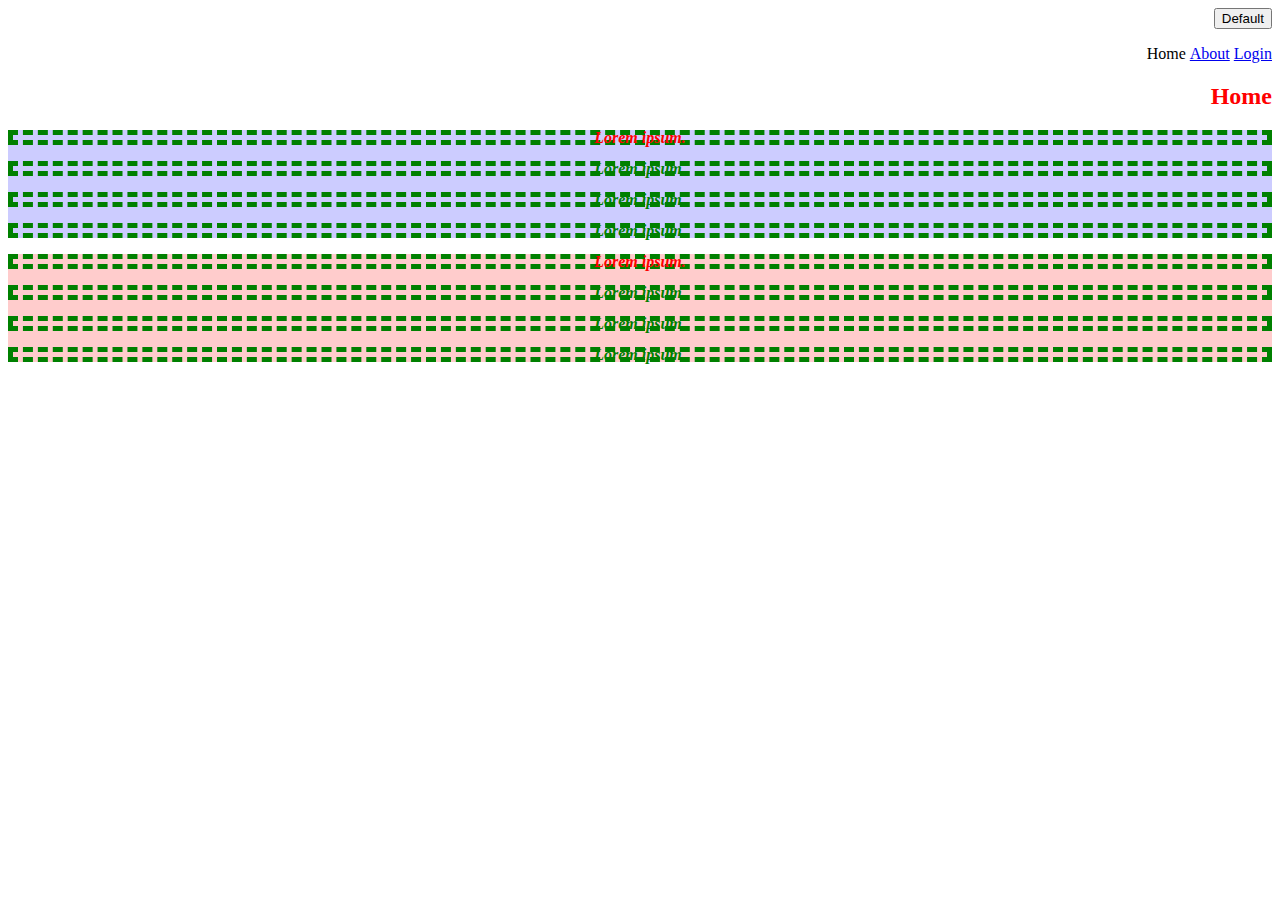
<file: Section 6 - CSS/index.html>
<!DOCTYPE html>
<html>
<head>
  <title> CSS </title>
    <link rel="stylesheet" type="text/css" href="style.css">
</head>
<body>
  <button class="btn btn-primary">Default</button>
  <header>
    <nav>
      <ul>
        <li>Home</li>
        <li><a href="about.html">About</a></li>
        <li><a href="login.html">Login</a></li>
      </ul>
    </nav>
  </header>
  <section>
    <h2>Home</h2>
    <div id="div1">
      <p class="webtext active">Lorem ipsum.</p>
      <p class="webtext">Lorem ipsum.</p>
      <p class="webtext">Lorem ipsum.</p>
      <p class="webtext">Lorem ipsum.</p>
    </div>
    <div id="div2">
      <p class="webtext active">Lorem ipsum.</p>
      <p class="webtext">Lorem ipsum.</p>
      <p class="webtext">Lorem ipsum.</p>
      <p class="webtext">Lorem ipsum.</p>
    </div>
  </section>
</body>
</html>
</file>
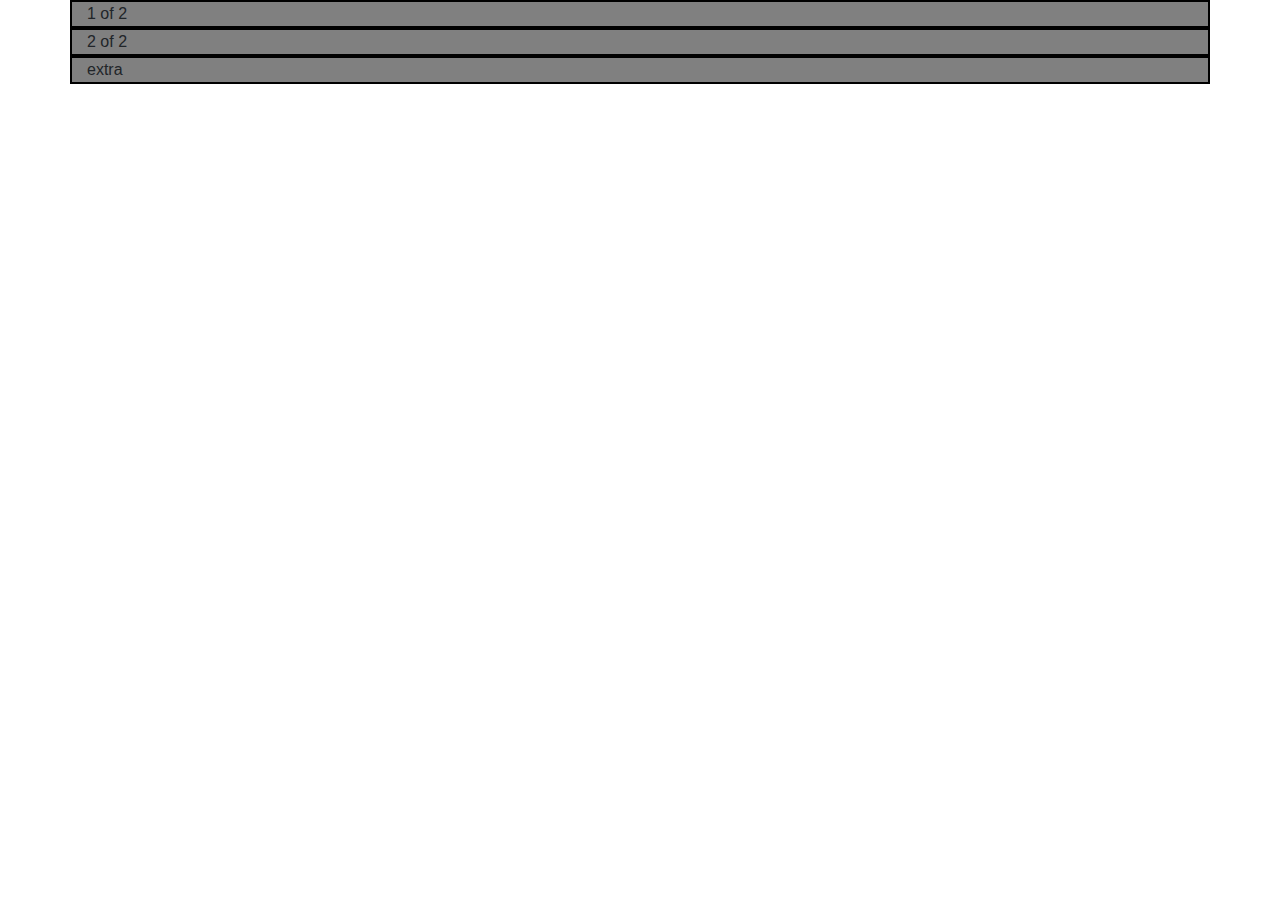
<file: Section 8 - Bootstrap/index.html>
<!DOCTYPE html>
<html>
<head>
	<title>Bootstrap</title>
	<link rel="stylesheet" href="https://stackpath.bootstrapcdn.com/bootstrap/4.4.1/css/bootstrap.min.css" integrity="sha384-Vkoo8x4CGsO3+Hhxv8T/Q5PaXtkKtu6ug5TOeNV6gBiFeWPGFN9MuhOf23Q9Ifjh" crossorigin="anonymous">
	<link rel="stylesheet" type="text/css" href="style.css">
</head>
<body>

	<div class="container">
		<div class="row">
    		<div class="col col-sm-6 col-md-12 col-lg-12">
      			1 of 2
    		</div>
    		<div class="col col-sm-3 col-md-6 col-lg-12">
      			2 of 2
    		</div>
    		<div class="col col-sm-3 col-md-6 col-lg-12">
      			extra
    		</div>
  		</div>
	</div>

	<script src="https://code.jquery.com/jquery-3.4.1.slim.min.js" integrity="sha384-J6qa4849blE2+poT4WnyKhv5vZF5SrPo0iEjwBvKU7imGFAV0wwj1yYfoRSJoZ+n" crossorigin="anonymous"></script>
	<script src="https://cdn.jsdelivr.net/npm/popper.js@1.16.0/dist/umd/popper.min.js" integrity="sha384-Q6E9RHvbIyZFJoft+2mJbHaEWldlvI9IOYy5n3zV9zzTtmI3UksdQRVvoxMfooAo" crossorigin="anonymous"></script>
	<script src="https://stackpath.bootstrapcdn.com/bootstrap/4.4.1/js/bootstrap.min.js" integrity="sha384-wfSDF2E50Y2D1uUdj0O3uMBJnjuUD4Ih7YwaYd1iqfktj0Uod8GCExl3Og8ifwB6" crossorigin="anonymous"></script>
</body>
</html>
</file>
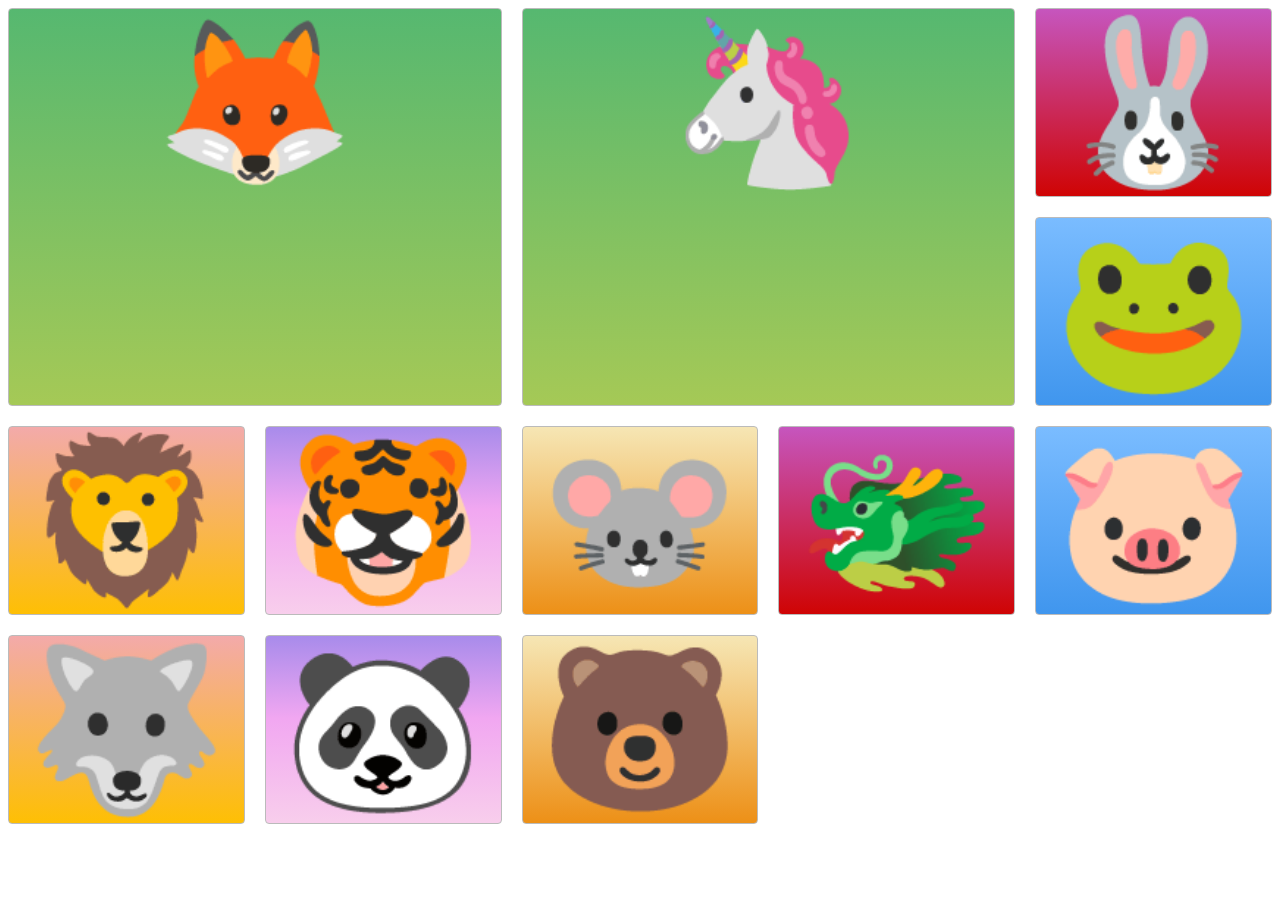
<file: Section 9 - CSS Grid + CSS Layout/index.html>
<!DOCTYPE html>
<html>
<head>
  <!-- the below meta tag is default in most modern browsers. however if you have an
  older browser, the emojis may not show up properly. In which case you need this meta
  tag. Read more here: https://teamtreehouse.com/community/meta-charsetutf8-what-does-this-mean-or-what-does-it-do-i-deleted-it-from-the-code-and-nothing-changed -->
  <meta charset="utf-8" >  
  <title>Grid Master</title>
  <link rel="stylesheet" type="text/css" href="./style.css">
</head>
<body>
  <div class="container">
    <div class="zone green">🦊</div>
    <div class="zone red">🐰</div>
    <div class="zone blue">🐸</div>
    <div class="zone yellow">🦁</div>
    <div class="zone purple">🐯</div>
    <div class="zone brown">🐭</div>
    <div class="zone green">🦄</div>
    <div class="zone red">🐲</div>
    <div class="zone blue">🐷</div>
    <div class="zone yellow">🐺</div>
    <div class="zone purple">🐼</div>
    <div class="zone brown">🐻</div>
  </div>
</body>
</html>
</file>
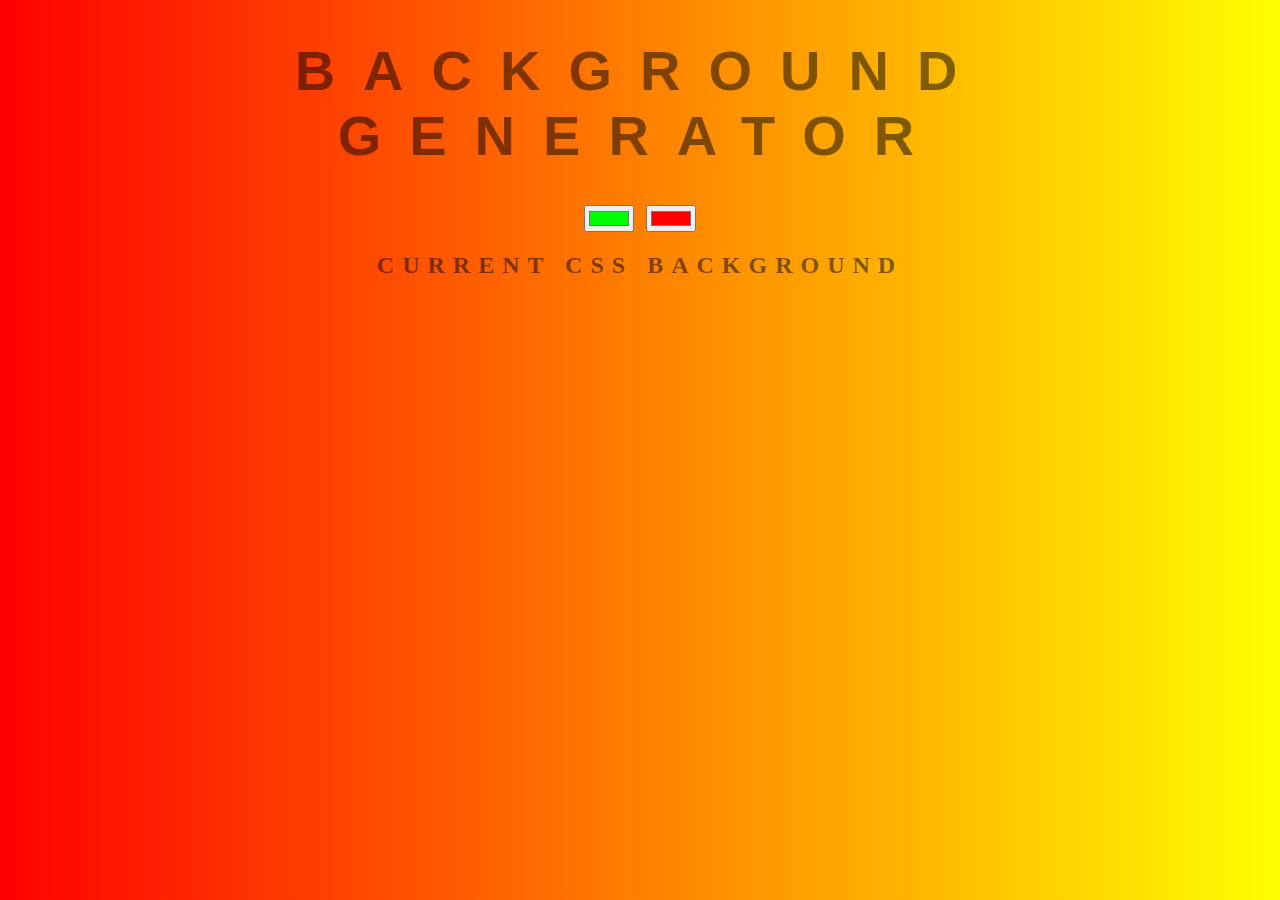
<file: Section 12 - DOM Manipulation/Exercise Background Generator/index.html>
<!DOCTYPE html>
<html>
<head>
	<title>Gradient Background</title>
	<link rel="stylesheet" type="text/css" href="style.css">
</head>
<body id="gradient">
	<h1>Background Generator</h1>
	<input class="color1" type="color" name="color1" value="#00ff00">
	<input class="color2" type="color" name="color1" value="#ff0000">
	<h2>Current CSS Background</h2>
	<h3></h3>
	<script type="text/javascript" src="script.js"></script>
</body>
</html>
</file>
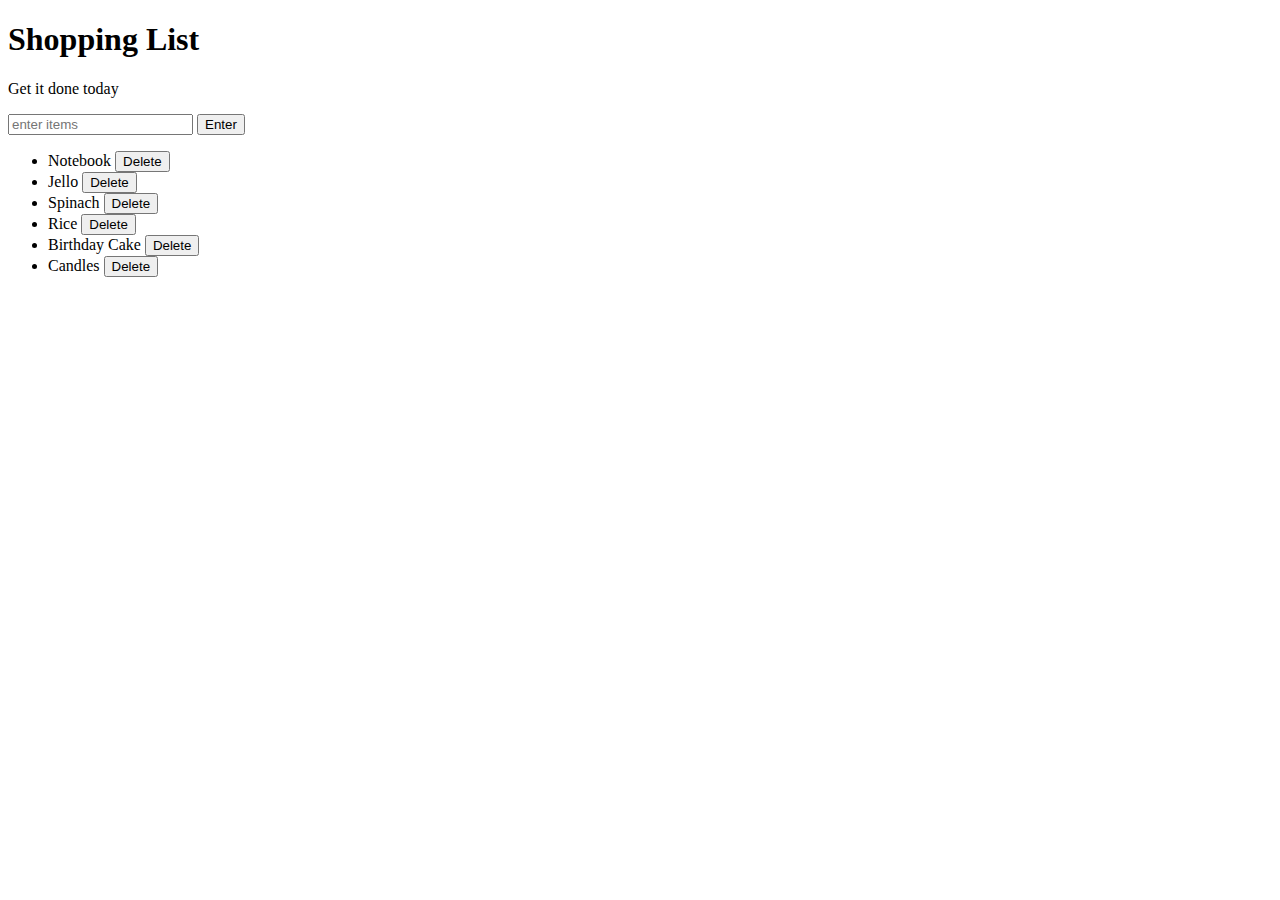
<file: Section 12 - DOM Manipulation/Exercise DOM Events/index.html>
<!DOCTYPE html>
<html>
<head>
	<title>Javascript + DOM</title>
	<link rel="stylesheet" type="text/css" href="style.css">
</head>
<body>
	<h1>Shopping List</h1>
	<p id="first">Get it done today</p>
	<input id="userinput" type="text" placeholder="enter items">
	<button id="enter">Enter</button>
	<ul>
		<li class="bold red" random="23">Notebook <button class="delete">Delete</button></li>
		<li>Jello <button class="delete">Delete</button></li>
		<li>Spinach <button class="delete">Delete</button></li>
		<li>Rice <button class="delete">Delete</button></li>
		<li>Birthday Cake <button class="delete">Delete</button></li>
		<li>Candles <button class="delete">Delete</button></li>
	</ul>
	<script type="text/javascript" src="script.js"></script>
</body>
</html>
</file>
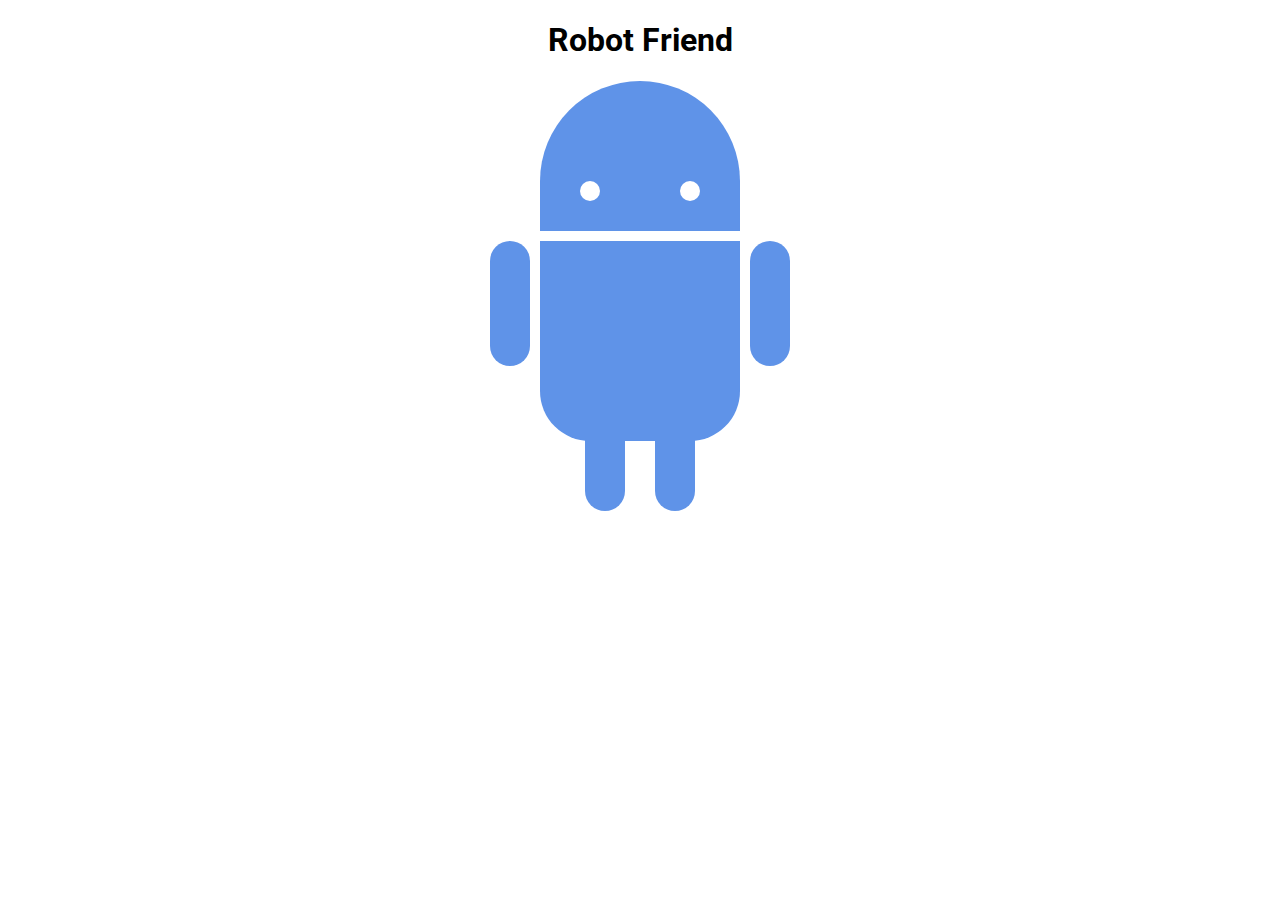
<file: Section 7 - Advanced CSS/robot/index.html>
<!DOCTYPE html>
<html>
<head>
	<title>RoboPage</title>
	<link rel="stylesheet" type="text/css" href="style.css">
	<link href="https://fonts.googleapis.com/css?family=Roboto" rel="stylesheet">
</head>
<body>
	<h1>Robot Friend</h1>
	<div class="robots">
		<div class="android"> 
			<div class="head"> 
				<div class="eyes"> 
					<div class="left_eye"></div> 
					<div class="right_eye"></div>
				</div> 
			</div> 
			<div class="upper_body"> 
				<div class="left_arm"></div> 
				<div class="torso"></div> 
				<div class="right_arm"></div> 
			</div> 
			<div class="lower_body"> 
				<div class="left_leg"></div> 
				<div class="right_leg"></div> 
			</div> 
		</div>
	</div>
</body>
</html>
</file>
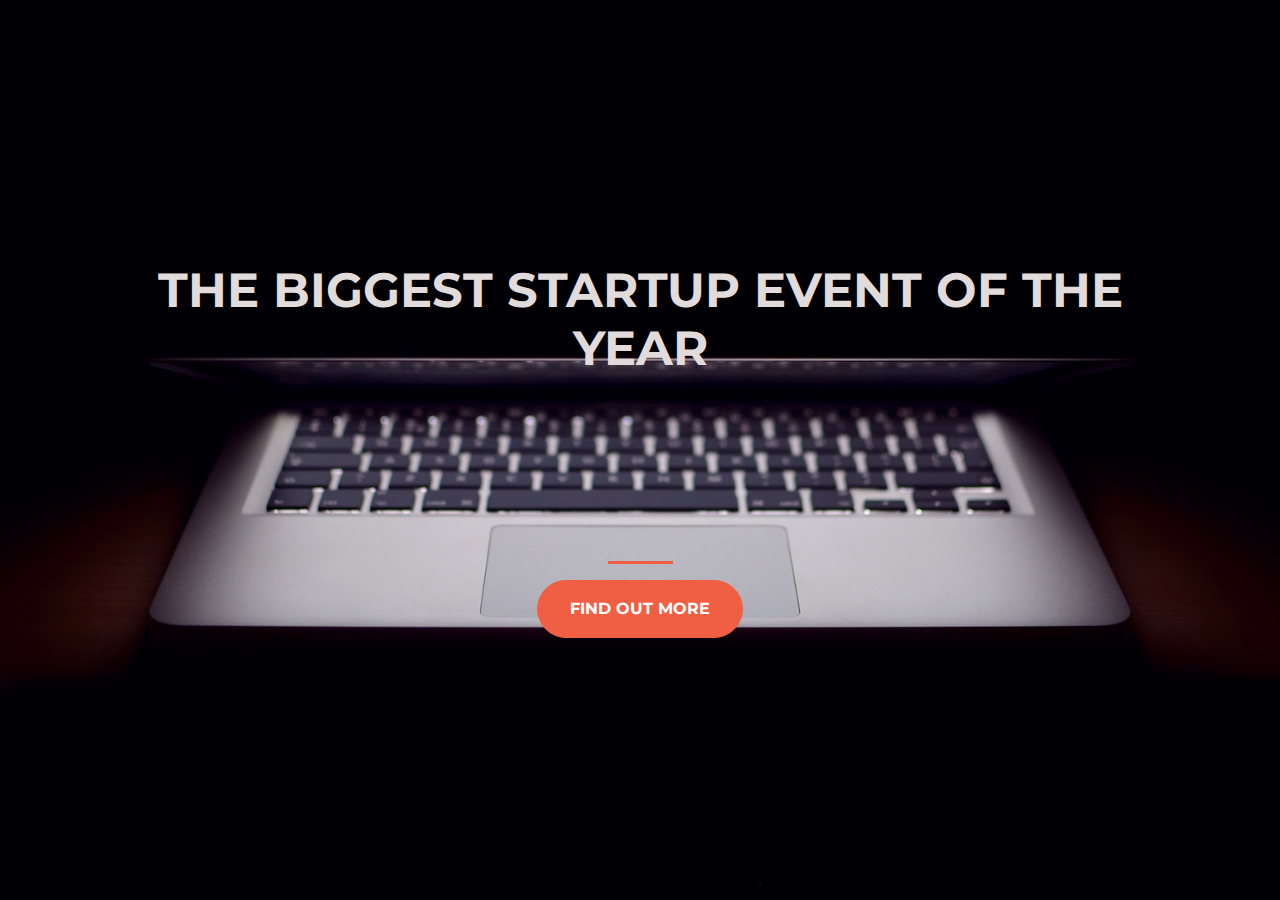
<file: Section 8 - Bootstrap/Startup/index.html>
<!DOCTYPE html>
<html>
  <head>
    <title>Startup</title>

     <!-- Required meta tags -->
    <meta charset="utf-8">
    <meta name="viewport" content="width=device-width, initial-scale=1, shrink-to-fit=no">

    <!-- Google Fonts -->
    <link href="https://fonts.googleapis.com/css?family=Montserrat" rel="stylesheet">

    <!-- Bootstrap CSS from a CDN. This way you don't have to include the bootstrap file yourself -->
    <link rel="stylesheet" href="https://stackpath.bootstrapcdn.com/bootstrap/4.3.1/css/bootstrap.min.css" integrity="sha384-ggOyR0iXCbMQv3Xipma34MD+dH/1fQ784/j6cY/iJTQUOhcWr7x9JvoRxT2MZw1T" crossorigin="anonymous">
    
    <!-- Your own stylesheet -->
    <link rel="stylesheet" type="text/css" href="style.css">
  </head>
  <body>
    <div class="container d-flex align-items-center h-100">
      <div class="row">
        <header class="text-center col-12">
          <h1 class="text-uppercase"><strong>The biggest startup event of the year</strong></h1>
        </header>
        <div class="buffer col-12"></div>
        <section class="text-center col-12">
          <hr>
          <a href="https://mailchi.mp/59bbc2d69dd4/mountouris">
            <button class="btn btn-primary btn-xl">Find out more</button>
          </a>
        </section>
      </div>
    </div>
  </body>
</html>
</file>
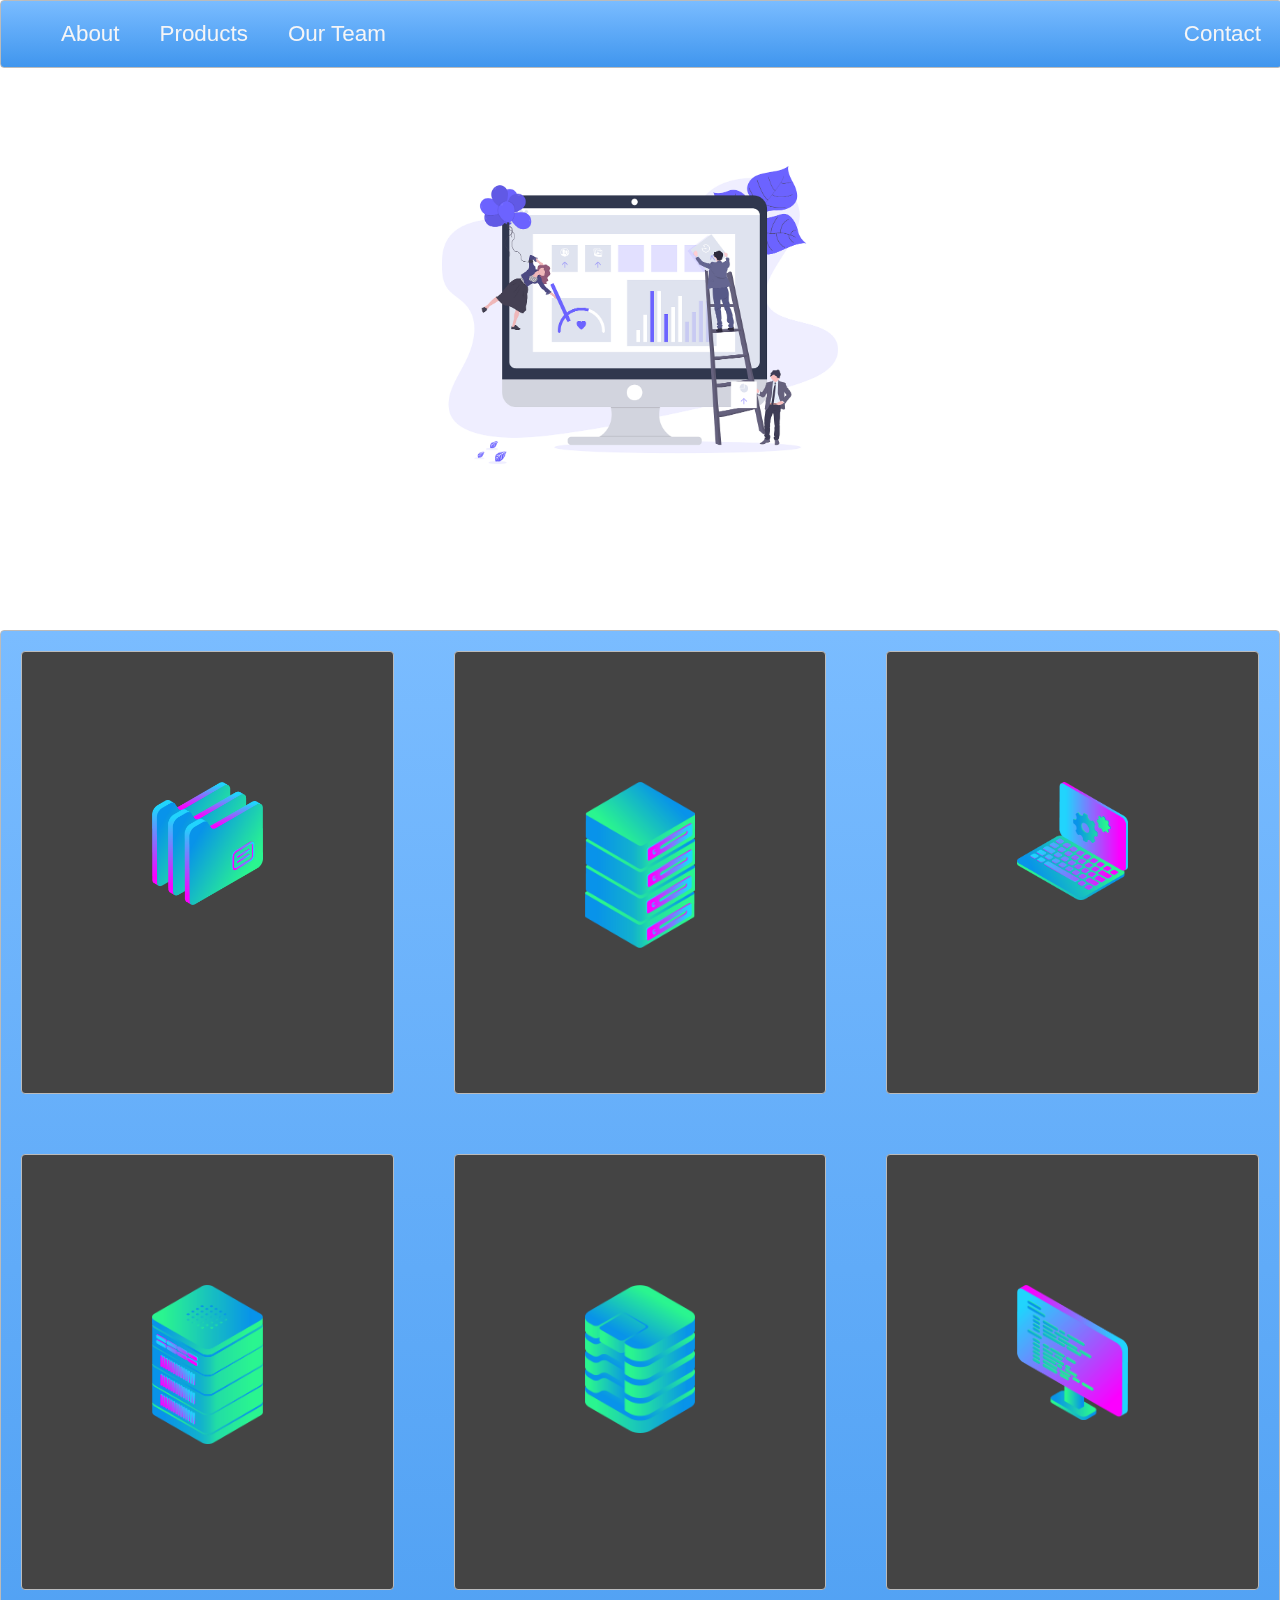
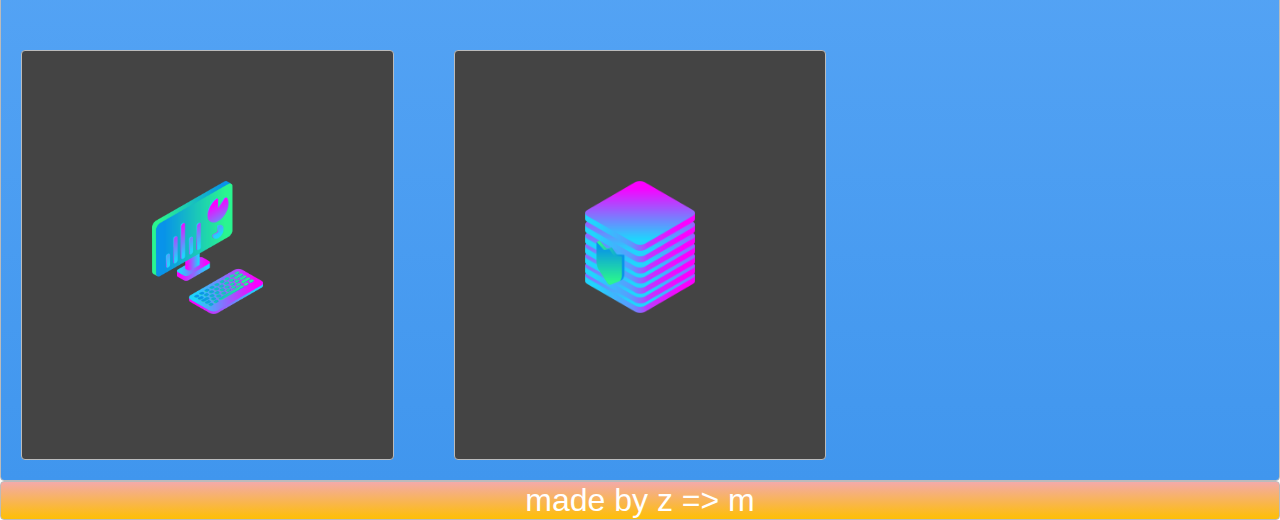
<file: Section 9 - CSS Grid + CSS Layout/project-prettify/index.html>
<!DOCTYPE html>
<html>
<head>
  <title>Layout Master</title>
  <link rel="stylesheet" type="text/css" href="./style.css">
</head>
<body>
  <nav class="zone blue sticky">
      <ul class="main-nav">
          <li><a href="">About</a></li>
          <li><a href="">Products</a></li>
          <li><a href="">Our Team</a></li>
          <li class="push"><a href="">Contact</a></li>
  </ul>
  </nav>
  <div class="container"><img class="cover" src="./img/undraw.png"></div>
  <div class="zone blue grid-wrapper">
    <div class="box zone"><img src="./img/files_2.png"></div>
    <div class="box zone"><img src="./img/server_2_2.png"></div>
    <div class="box zone"><img src="./img/monitor_settings_2.png"></div>
    <div class="box zone"><img src="./img/server_3.png"></div>
    <div class="box zone"><img src="./img/data_storage_2_2.png"></div>
    <div class="box zone"><img src="./img/monitor_coding_2.png"></div>
    <div class="box zone"><img src="./img/desktop_analytics_2.png"></div>
    <div class="box zone"><img src="./img/server_safe_2.png"></div>
  </div>
  <footer class="zone yellow">made by z => m</footer>
</div>
</body>
</html>
</file>
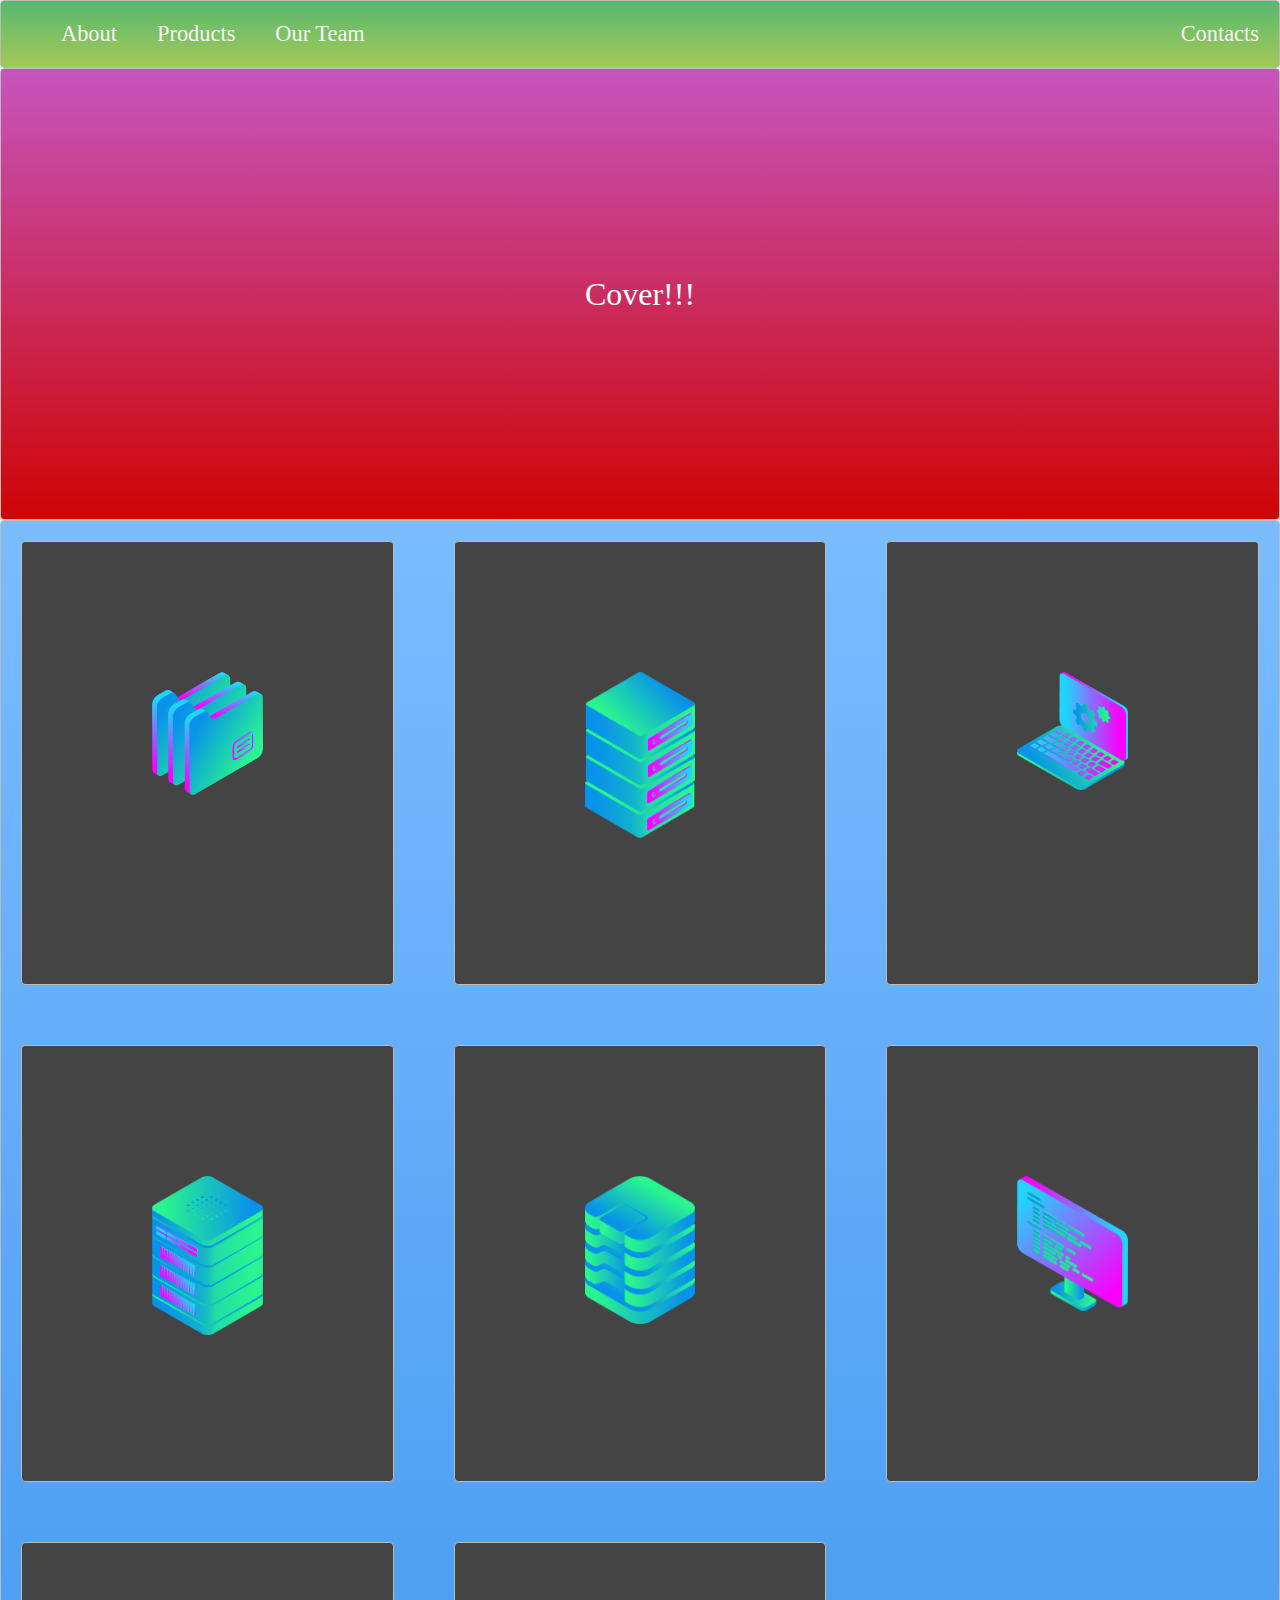
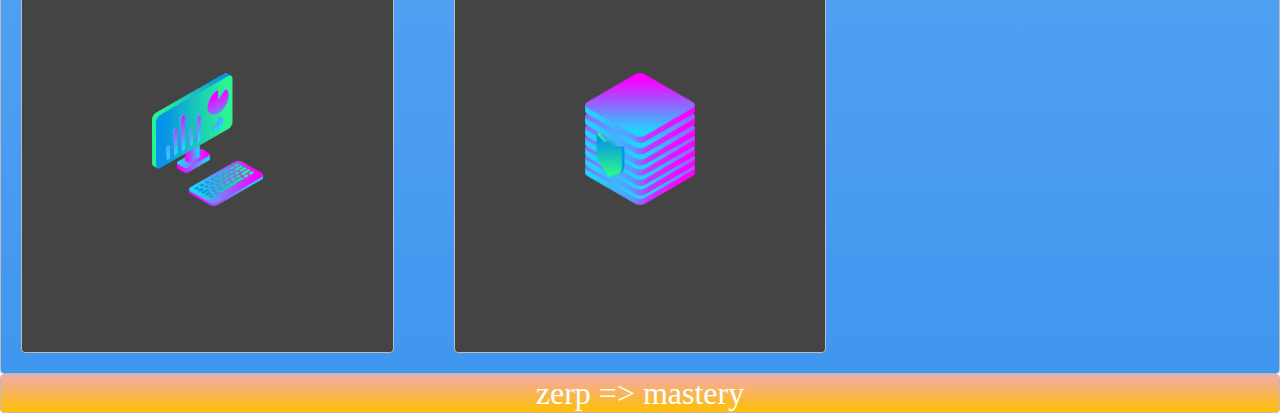
<file: Section 9 - CSS Grid + CSS Layout/CSS Layout/project-start/index.html>
<!DOCTYPE html>
<html>
<head>
  <title>Layout Master</title>
  <link rel="stylesheet" type="text/css" href="./style.css">
</head>
<body>
	<nav class="zone green">
	 <ul class="main-nav">
	  	<li><a href="">About</a></li>
	  	<li><a href="">Products</a></li>
	  	<li><a href="">Our Team</a></li>
	  	<li class="push"><a href="">Contacts</a></li>
	  </ul>
	</nav>
	<div class="container zone red">Cover!!!</div>
	<div class="zone blue grid-wrapper">
		<div class="box zone"><img src="./img/files_2.png"></div>
	    <div class="box zone"><img src="./img/server_2_2.png"></div>
	    <div class="box zone"><img src="./img/monitor_settings_2.png"></div>
	    <div class="box zone"><img src="./img/server_3.png"></div>
	    <div class="box zone"><img src="./img/data_storage_2_2.png"></div>
	    <div class="box zone"><img src="./img/monitor_coding_2.png"></div>
	    <div class="box zone"><img src="./img/desktop_analytics_2.png"></div>
	    <div class="box zone"><img src="./img/server_safe_2.png"></div>
	</div>
	<footer class="zone yellow">zerp => mastery</footer>
</body>
</html>
</file>
<file: Section 6 - CSS/style.css>
/*Selector{
	Property: value;
}*/
*{
	text-align: right;
}

body{
	background-image: url(https://images.unsplash.com/photo-1559751989-af68bd86bdc6?ixlib=rb-1.2.1&ixid=eyJhcHBfaWQiOjEyMDd9&auto=format&fit=crop&w=700&q=80);
	background-size: cover;
}

h2{
	color: red;
}

p{
	color: #AA4139;
	text-align: center;
	border:5px solid rgba(255, 170, 170, 0.5);
	cursor: pointer;
}

p{
	line-height: 5px;
	font-style: italic;
	font-weight: bold;
	font-size: 100%;
	font-family: 'Poiret One', cursive;
}

p{
	color: green;
}

img{
	float: right;
}

footer{
	clear: both;
	text-align: center;
}

li{
	list-style: none;
	display: inline-block;
}

.webtext{
	border:5px dashed green;
}

.active{
	color: red;
}

#div1{
	background: rgb(0,0,255,0.2);
}

#div2{
	background: rgb(255,0,0,0.2);
}
</file>
<file: Section 8 - Bootstrap/style.css>
.col{
	background-color: grey;
	border: 2px solid black;
}
</file>
<file: Section 9 - CSS Grid + CSS Layout/style.css>
.container{
    display: grid;
    gap:20px;
    grid-template-columns: repeat(auto-fill, minmax(200px, 1fr));
    grid-template-rows: 1fr;
}

.green{
    grid-column: span 2;
    grid-row: 1/3;
}

.zone {
    cursor:pointer;
    /*display:block;*/
    text-align: center;
    font-size:10em;
    border-radius:4px;
    border:1px solid #bbb;
    transition: all 0.3s linear;
}

.zone:hover {
    -webkit-box-shadow:rgba(0,0,0,0.8) 0px 5px 15px, inset rgba(0,0,0,0.15) 0px -10px 20px;
    -moz-box-shadow:rgba(0,0,0,0.8) 0px 5px 15px, inset rgba(0,0,0,0.15) 0px -10px 20px;
    -o-box-shadow:rgba(0,0,0,0.8) 0px 5px 15px, inset rgba(0,0,0,0.15) 0px -10px 20px;
    box-shadow:rgba(0,0,0,0.8) 0px 5px 15px, inset rgba(0,0,0,0.15) 0px -10px 20px;
}


/*https://paulund.co.uk/how-to-create-shiny-css-buttons*/
/***********************************************************************
 *  Green Background
 **********************************************************************/
.green{
    background: #56B870; /* Old browsers */
    background: -moz-linear-gradient(top, #56B870 0%, #a5c956 100%); /* FF3.6+ */
    background: -webkit-gradient(linear, left top, left bottom, color-stop(0%,#56B870), color-stop(100%,#a5c956)); /* Chrome,Safari4+ */
    background: -webkit-linear-gradient(top, #56B870 0%,#a5c956 100%); /* Chrome10+,Safari5.1+ */
    background: -o-linear-gradient(top, #56B870 0%,#a5c956 100%); /* Opera 11.10+ */
    background: -ms-linear-gradient(top, #56B870 0%,#a5c956 100%); /* IE10+ */
    background: linear-gradient(top, #56B870 0%,#a5c956 100%); /* W3C */
}

/***********************************************************************
 *  Red Background
 **********************************************************************/
.red{
    background: #C655BE; /* Old browsers */
    background: -moz-linear-gradient(top, #C655BE 0%, #cf0404 100%); /* FF3.6+ */
    background: -webkit-gradient(linear, left top, left bottom, color-stop(0%,#C655BE), color-stop(100%,#cf0404)); /* Chrome,Safari4+ */
    background: -webkit-linear-gradient(top, #C655BE 0%,#cf0404 100%); /* Chrome10+,Safari5.1+ */
    background: -o-linear-gradient(top, #C655BE 0%,#cf0404 100%); /* Opera 11.10+ */
    background: -ms-linear-gradient(top, #C655BE 0%,#cf0404 100%); /* IE10+ */
    background: linear-gradient(top, #C655BE 0%,#cf0404 100%); /* W3C */
}

/***********************************************************************
 *  Yellow Background
 **********************************************************************/
.yellow{
    background: #F3AAAA; /* Old browsers */
    background: -moz-linear-gradient(top, #F3AAAA 0%, #febf04 100%); /* FF3.6+ */
    background: -webkit-gradient(linear, left top, left bottom, color-stop(0%,#F3AAAA), color-stop(100%,#febf04)); /* Chrome,Safari4+ */
    background: -webkit-linear-gradient(top, #F3AAAA 0%,#febf04 100%); /* Chrome10+,Safari5.1+ */
    background: -o-linear-gradient(top, #F3AAAA 0%,#febf04 100%); /* Opera 11.10+ */
    background: -ms-linear-gradient(top, #F3AAAA 0%,#febf04 100%); /* IE10+ */
    background: linear-gradient(top, #F3AAAA 0%,#febf04 100%); /* W3C */
}

/***********************************************************************
 *  Blue Background
 **********************************************************************/
.blue{
    background: #7abcff; /* Old browsers */
    background: -moz-linear-gradient(top, #7abcff 0%, #60abf8 44%, #4096ee 100%); /* FF3.6+ */
    background: -webkit-gradient(linear, left top, left bottom, color-stop(0%,#7abcff), color-stop(44%,#60abf8), color-stop(100%,#4096ee)); /* Chrome,Safari4+ */
    background: -webkit-linear-gradient(top, #7abcff 0%,#60abf8 44%,#4096ee 100%); /* Chrome10+,Safari5.1+ */
    background: -o-linear-gradient(top, #7abcff 0%,#60abf8 44%,#4096ee 100%); /* Opera 11.10+ */
    background: -ms-linear-gradient(top, #7abcff 0%,#60abf8 44%,#4096ee 100%); /* IE10+ */
    background: linear-gradient(top, #7abcff 0%,#60abf8 44%,#4096ee 100%); /* W3C */
}

/***********************************************************************
 *  Purple Background
 **********************************************************************/
.purple {
    background: #A88BEB; /* Old browsers */
    background: -moz-linear-gradient(top, #A88BEB 0%, #F1A7F1 44%, #F8CEEC 100%); /* FF3.6+ */
    background: -webkit-gradient(linear, left top, left bottom, color-stop(0%,#A88BEB), color-stop(44%,#F1A7F1), color-stop(100%,#F8CEEC)); /* Chrome,Safari4+ */
    background: -webkit-linear-gradient(top, #A88BEB 0%,#F1A7F1 44%,#F8CEEC 100%); /* Chrome10+,Safari5.1+ */
    background: -o-linear-gradient(top, #A88BEB 0%,#F1A7F1 44%,#F8CEEC 100%); /* Opera 11.10+ */
    background: -ms-linear-gradient(top, #A88BEB 0%,#F1A7F1 44%,#F8CEEC 100%); /* IE10+ */
    background: linear-gradient(top, #A88BEB 0%,#F1A7F1 44%,#F8CEEC 100%); /* W3C */
}

/***********************************************************************
 *  Brown Background
 **********************************************************************/
.brown {
    background: #f6e6b4; /* Old browsers */
    background: -moz-linear-gradient(top, #f6e6b4 0%, #ed9017 100%); /* FF3.6+ */
    background: -webkit-gradient(linear, left top, left bottom, color-stop(0%,#f6e6b4), color-stop(100%,#ed9017)); /* Chrome,Safari4+ */
    background: -webkit-linear-gradient(top, #f6e6b4 0%,#ed9017 100%); /* Chrome10+,Safari5.1+ */
    background: -o-linear-gradient(top, #f6e6b4 0%,#ed9017 100%); /* Opera 11.10+ */
    background: -ms-linear-gradient(top, #f6e6b4 0%,#ed9017 100%); /* IE10+ */
    background: linear-gradient(top, #f6e6b4 0%,#ed9017 100%); /* W3C */
    filter: progid:DXImageTransform.Microsoft.gradient( startColorstr='#f6e6b4', endColorstr='#ed9017',GradientType=0 ); /* IE6-9 */
}
</file>
<file: Section 12 - DOM Manipulation/Exercise Background Generator/style.css>
body {
	font: 'Raleway', sans-serif;
    color: rgba(0,0,0,.5);
    text-align: center;
    text-transform: uppercase;
    letter-spacing: .5em;
    top: 15%;
	background: linear-gradient(to right, red , yellow); /* Standard syntax */
}

h1 {
    font: 600 3.5em 'Raleway', sans-serif;
    color: rgba(0,0,0,.5);
    text-align: center;
    text-transform: uppercase;
    letter-spacing: .5em;
    width: 100%;
}

h3 {
	font: 900 1em 'Raleway', sans-serif;
    color: rgba(0,0,0,.5);
    text-align: center;
    text-transform: none;
    letter-spacing: 0.01em;

}
</file>
<file: Section 12 - DOM Manipulation/Exercise DOM Events/style.css>
.coolTitle {
  text-align: center;
  font-family: 'Oswald', Helvetica, sans-serif;
  font-size: 40px;
  transform: skewY(-10deg);
  letter-spacing: 4px;
  word-spacing: -8px;
  color: tomato;
  text-shadow: 
    -1px -1px 0 firebrick,
    -2px -2px 0 firebrick,
    -3px -3px 0 firebrick,
    -4px -4px 0 firebrick,
    -5px -5px 0 firebrick,
    -6px -6px 0 firebrick,
    -7px -7px 0 firebrick,
    -8px -8px 0 firebrick,
    -30px 20px 40px dimgrey;
}

.done {
  text-decoration: line-through;
}
</file>
<file: Section 7 - Advanced CSS/robot/style.css>
h1 {
	text-align: center;
	font-family: 'Roboto', sans-serif;
}

.robots {
	flex-wrap: wrap;
	display: flex;
	justify-content: center;
}

.head, 
.left_arm, 
.torso, 
.right_arm, 
.left_leg, 
.right_leg {
	 background-color: #5f93e8;
}

.head { 
	width: 200px; 
	margin: 0 auto; 
	height: 150px; 
	border-radius: 200px 200px 0 0; 
	margin-bottom: 10px;
} 

.eyes {
	display: flex;
}

.head:hover {
	width: 300px;
    transition: 1s ease-in-out;
}

.upper_body { 
	width: 300px; 
	height: 150px;
	display: flex; 
} 

.left_arm, .right_arm { 
	width: 40px; 
	height: 125px;
	border-radius: 100px; 
} 

.left_arm { 
	margin-right: 10px; 
} 

.right_arm { 
	margin-left: 10px; 
} 

.torso { 
	width: 200px; 
	height: 200px;
	border-radius: 0 0 50px 50px; 
} 

.lower_body { 
	width: 200px; 
	height: 200px;
	/* This is another useful property. Hmm what do you think it does?*/
	margin: 0 auto;
	display: flex;
} 

.left_leg, .right_leg { 
	width: 40px; 
	height: 120px;
	border-radius: 0 0 100px 100px; 
} 

.left_leg { 
	margin-left: 45px; 
} 

.left_leg:hover {
	-webkit-transform: rotate(20deg);
    -moz-transform: rotate(20deg);
    -o-transform: rotate(20deg);
    -ms-transform: rotate(20deg);
    transform: rotate(20deg);
}

.right_leg { 
	margin-left: 30px; 
}

.left_eye, .right_eye { 
	width: 20px; 
	height: 20px; 
	border-radius: 15px; 
	background-color: white;  
} 

.left_eye { 
	/* These properties are new and you haven't encountered
	in this course. Check out CSS Tricks to see what it does! */
	position: relative; 
	top: 100px; 
	left: 40px; 
} 

.right_eye { 
	position: relative; 
	top: 100px; 
	left: 120px; 
}
</file>
<file: Section 8 - Bootstrap/Startup/style.css>
body,
html {
  width: 100%;
  height: 100%;
  font-family: 'Montserrat', sans-serif;
  background: url(header.jpg) no-repeat center center fixed; 
  -webkit-background-size: cover;
  -moz-background-size: cover;
  -o-background-size: cover;
  background-size: cover;
}

h1{
	font-size: 3rem;
	color: #e2dbdb
}

hr{
	border-color: #F05F44;
	border-width: 3px;
	max-width: 65px;
}

.buffer{
	height: 10rem;
}

.btn{
	font-weight: 700;
	border-radius: 300px;
	text-transform: uppercase;
}

.btn-xl{
	padding: 1rem 2rem;
}

.btn-primary{
	background-color: #F05F44;
	border-color: #F05F44;
}

.btn-primary:hover{
	background-color: #ee4b08;
	border-color: #ee4b08;
	border-width: 4px;
}
</file>
<file: Section 9 - CSS Grid + CSS Layout/project-prettify/style.css>
body {
    margin: 0 auto;
    font-family: Arial;
}

.zone {
    /*padding:30px 50px;*/
    cursor:pointer;
    color:#FFF;
    font-size:2em;
    border-radius:4px;
    border:1px solid #bbb;
    transition: all 0.3s linear;
}

.zone:hover {
    -webkit-box-shadow:rgba(0,0,0,0.8) 0px 5px 15px, inset rgba(0,0,0,0.15) 0px -10px 20px;
    -moz-box-shadow:rgba(0,0,0,0.8) 0px 5px 15px, inset rgba(0,0,0,0.15) 0px -10px 20px;
    -o-box-shadow:rgba(0,0,0,0.8) 0px 5px 15px, inset rgba(0,0,0,0.15) 0px -10px 20px;
    box-shadow:rgba(0,0,0,0.8) 0px 5px 15px, inset rgba(0,0,0,0.15) 0px -10px 20px;
}

/***********************************************************************
 *  Nav Bar
 **********************************************************************/
.main-nav {
    display: flex;
    list-style: none;
    margin: 0;
    font-size: 0.7em;
}

@media only screen and (max-width: 600px) {
    .main-nav {
        font-size: 0.5em;
        padding: 0;
    }
}

.push {
    margin-left: auto;
}

li {
    padding: 20px;
}

a {
    color: #f5f5f6;
    text-decoration: none;
}

.sticky {
  position: fixed;
  top: 0;
  width: 100%;
}

/***********************************************************************
 *  Cover
 **********************************************************************/
.container {
    /*show heigh: auto*/
    height: 70vh; 
    display: flex;
    align-items: center;
    justify-content: center;
}

.cover {
    width: 30rem;
}

/***********************************************************************
 *  Grid Panel
 **********************************************************************/
.grid-wrapper {
    display: grid;
    grid-template-columns: repeat(auto-fill, minmax(350px, 1fr));
    grid-gap: 20px;
}

.box {
    background-color: #444;
    padding: 130px;
    margin: 20px;
}

.box > img {
    width: 100%;
}

.box:hover {
    -webkit-transform: rotate(-7deg);
    -moz-transform: rotate(-7deg);
    -o-transform: rotate(-7deg);
    transform: rotate(-7deg);
}

.box > img {
    width: 100%;
    height: auto;
}

/***********************************************************************
 *  Footer
 **********************************************************************/
footer {
    text-align: center;
    background-color: #444;
}

/*https://paulund.co.uk/how-to-create-shiny-css-buttons*/
/***********************************************************************
 *  Green Background
 **********************************************************************/
.green {
    background: #56B870; /* Old browsers */
    background: -moz-linear-gradient(top, #56B870 0%, #a5c956 100%); /* FF3.6+ */
    background: -webkit-gradient(linear, left top, left bottom, color-stop(0%,#56B870), color-stop(100%,#a5c956)); /* Chrome,Safari4+ */
    background: -webkit-linear-gradient(top, #56B870 0%,#a5c956 100%); /* Chrome10+,Safari5.1+ */
    background: -o-linear-gradient(top, #56B870 0%,#a5c956 100%); /* Opera 11.10+ */
    background: -ms-linear-gradient(top, #56B870 0%,#a5c956 100%); /* IE10+ */
    background: linear-gradient(top, #56B870 0%,#a5c956 100%); /* W3C */
}

/***********************************************************************
 *  Red Background
 **********************************************************************/
.red {
    background: #C655BE; /* Old browsers */
    background: -moz-linear-gradient(top, #C655BE 0%, #cf0404 100%); /* FF3.6+ */
    background: -webkit-gradient(linear, left top, left bottom, color-stop(0%,#C655BE), color-stop(100%,#cf0404)); /* Chrome,Safari4+ */
    background: -webkit-linear-gradient(top, #C655BE 0%,#cf0404 100%); /* Chrome10+,Safari5.1+ */
    background: -o-linear-gradient(top, #C655BE 0%,#cf0404 100%); /* Opera 11.10+ */
    background: -ms-linear-gradient(top, #C655BE 0%,#cf0404 100%); /* IE10+ */
    background: linear-gradient(top, #C655BE 0%,#cf0404 100%); /* W3C */
}

/***********************************************************************
 *  Yellow Background
 **********************************************************************/
.yellow {
    background: #F3AAAA; /* Old browsers */
    background: -moz-linear-gradient(top, #F3AAAA 0%, #febf04 100%); /* FF3.6+ */
    background: -webkit-gradient(linear, left top, left bottom, color-stop(0%,#F3AAAA), color-stop(100%,#febf04)); /* Chrome,Safari4+ */
    background: -webkit-linear-gradient(top, #F3AAAA 0%,#febf04 100%); /* Chrome10+,Safari5.1+ */
    background: -o-linear-gradient(top, #F3AAAA 0%,#febf04 100%); /* Opera 11.10+ */
    background: -ms-linear-gradient(top, #F3AAAA 0%,#febf04 100%); /* IE10+ */
    background: linear-gradient(top, #F3AAAA 0%,#febf04 100%); /* W3C */
}

/***********************************************************************
 *  Blue Background
 **********************************************************************/
.blue {
    background: #7abcff; /* Old browsers */
    background: -moz-linear-gradient(top, #7abcff 0%, #60abf8 44%, #4096ee 100%); /* FF3.6+ */
    background: -webkit-gradient(linear, left top, left bottom, color-stop(0%,#7abcff), color-stop(44%,#60abf8), color-stop(100%,#4096ee)); /* Chrome,Safari4+ */
    background: -webkit-linear-gradient(top, #7abcff 0%,#60abf8 44%,#4096ee 100%); /* Chrome10+,Safari5.1+ */
    background: -o-linear-gradient(top, #7abcff 0%,#60abf8 44%,#4096ee 100%); /* Opera 11.10+ */
    background: -ms-linear-gradient(top, #7abcff 0%,#60abf8 44%,#4096ee 100%); /* IE10+ */
    background: linear-gradient(top, #7abcff 0%,#60abf8 44%,#4096ee 100%); /* W3C */
}
</file>
<file: Section 9 - CSS Grid + CSS Layout/CSS Layout/project-start/style.css>
body{
    margin: auto 0;
}

.zone {
    /*padding:30px 50px;
    margin:40px 60px;*/
    cursor:pointer;
    /*display:inline-block;*/
    color:#FFF;
    font-size:2em;
    border-radius:4px;
    border:1px solid #bbb;
    transition: all 0.3s linear;
}

.zone:hover {
    -webkit-box-shadow:rgba(0,0,0,0.8) 0px 5px 15px, inset rgba(0,0,0,0.15) 0px -10px 20px;
    -moz-box-shadow:rgba(0,0,0,0.8) 0px 5px 15px, inset rgba(0,0,0,0.15) 0px -10px 20px;
    -o-box-shadow:rgba(0,0,0,0.8) 0px 5px 15px, inset rgba(0,0,0,0.15) 0px -10px 20px;
    box-shadow:rgba(0,0,0,0.8) 0px 5px 15px, inset rgba(0,0,0,0.15) 0px -10px 20px;
}

/*NAV*/
.main-nav{
    display: flex;
    list-style: none;
    font-size: 0.7em;
    margin: 0;
}

@media only screen and (max-width: 600px){
    .main-nav{
        font-size: 0.5em;
        padding: 0;
    }
}

.push{
    margin-left: auto;
}

li{
    padding: 20px;
}

a{
    color: #f5f5f6;
    text-decoration: none;
}

/*COVER*/
.container{
    display: flex;
    align-items: center;
    justify-content: center;
    height: 50vh; /*indicates the percentage to adjust to the viewport size*/
}

/*GRID*/
.grid-wrapper{
    display: grid;
    gap:20px;
    grid-template-columns: repeat(auto-fill, minmax(350px, 1fr));
}

.box>img{
    width: 100%;
}

.box{
    background-color: #444;
    padding: 130px;
    margin: 20px;
}

footer{
    text-align: center;
}

/*https://paulund.co.uk/how-to-create-shiny-css-buttons*/
/***********************************************************************
 *  Green Background
 **********************************************************************/
.green{
    background: #56B870; /* Old browsers */
    background: -moz-linear-gradient(top, #56B870 0%, #a5c956 100%); /* FF3.6+ */
    background: -webkit-gradient(linear, left top, left bottom, color-stop(0%,#56B870), color-stop(100%,#a5c956)); /* Chrome,Safari4+ */
    background: -webkit-linear-gradient(top, #56B870 0%,#a5c956 100%); /* Chrome10+,Safari5.1+ */
    background: -o-linear-gradient(top, #56B870 0%,#a5c956 100%); /* Opera 11.10+ */
    background: -ms-linear-gradient(top, #56B870 0%,#a5c956 100%); /* IE10+ */
    background: linear-gradient(top, #56B870 0%,#a5c956 100%); /* W3C */
}

/***********************************************************************
 *  Red Background
 **********************************************************************/
.red{
    background: #C655BE; /* Old browsers */
    background: -moz-linear-gradient(top, #C655BE 0%, #cf0404 100%); /* FF3.6+ */
    background: -webkit-gradient(linear, left top, left bottom, color-stop(0%,#C655BE), color-stop(100%,#cf0404)); /* Chrome,Safari4+ */
    background: -webkit-linear-gradient(top, #C655BE 0%,#cf0404 100%); /* Chrome10+,Safari5.1+ */
    background: -o-linear-gradient(top, #C655BE 0%,#cf0404 100%); /* Opera 11.10+ */
    background: -ms-linear-gradient(top, #C655BE 0%,#cf0404 100%); /* IE10+ */
    background: linear-gradient(top, #C655BE 0%,#cf0404 100%); /* W3C */
}

/***********************************************************************
 *  Yellow Background
 **********************************************************************/
.yellow{
    background: #F3AAAA; /* Old browsers */
    background: -moz-linear-gradient(top, #F3AAAA 0%, #febf04 100%); /* FF3.6+ */
    background: -webkit-gradient(linear, left top, left bottom, color-stop(0%,#F3AAAA), color-stop(100%,#febf04)); /* Chrome,Safari4+ */
    background: -webkit-linear-gradient(top, #F3AAAA 0%,#febf04 100%); /* Chrome10+,Safari5.1+ */
    background: -o-linear-gradient(top, #F3AAAA 0%,#febf04 100%); /* Opera 11.10+ */
    background: -ms-linear-gradient(top, #F3AAAA 0%,#febf04 100%); /* IE10+ */
    background: linear-gradient(top, #F3AAAA 0%,#febf04 100%); /* W3C */
}

/***********************************************************************
 *  Blue Background
 **********************************************************************/
.blue{
    background: #7abcff; /* Old browsers */
    background: -moz-linear-gradient(top, #7abcff 0%, #60abf8 44%, #4096ee 100%); /* FF3.6+ */
    background: -webkit-gradient(linear, left top, left bottom, color-stop(0%,#7abcff), color-stop(44%,#60abf8), color-stop(100%,#4096ee)); /* Chrome,Safari4+ */
    background: -webkit-linear-gradient(top, #7abcff 0%,#60abf8 44%,#4096ee 100%); /* Chrome10+,Safari5.1+ */
    background: -o-linear-gradient(top, #7abcff 0%,#60abf8 44%,#4096ee 100%); /* Opera 11.10+ */
    background: -ms-linear-gradient(top, #7abcff 0%,#60abf8 44%,#4096ee 100%); /* IE10+ */
    background: linear-gradient(top, #7abcff 0%,#60abf8 44%,#4096ee 100%); /* W3C */
}
</file>
